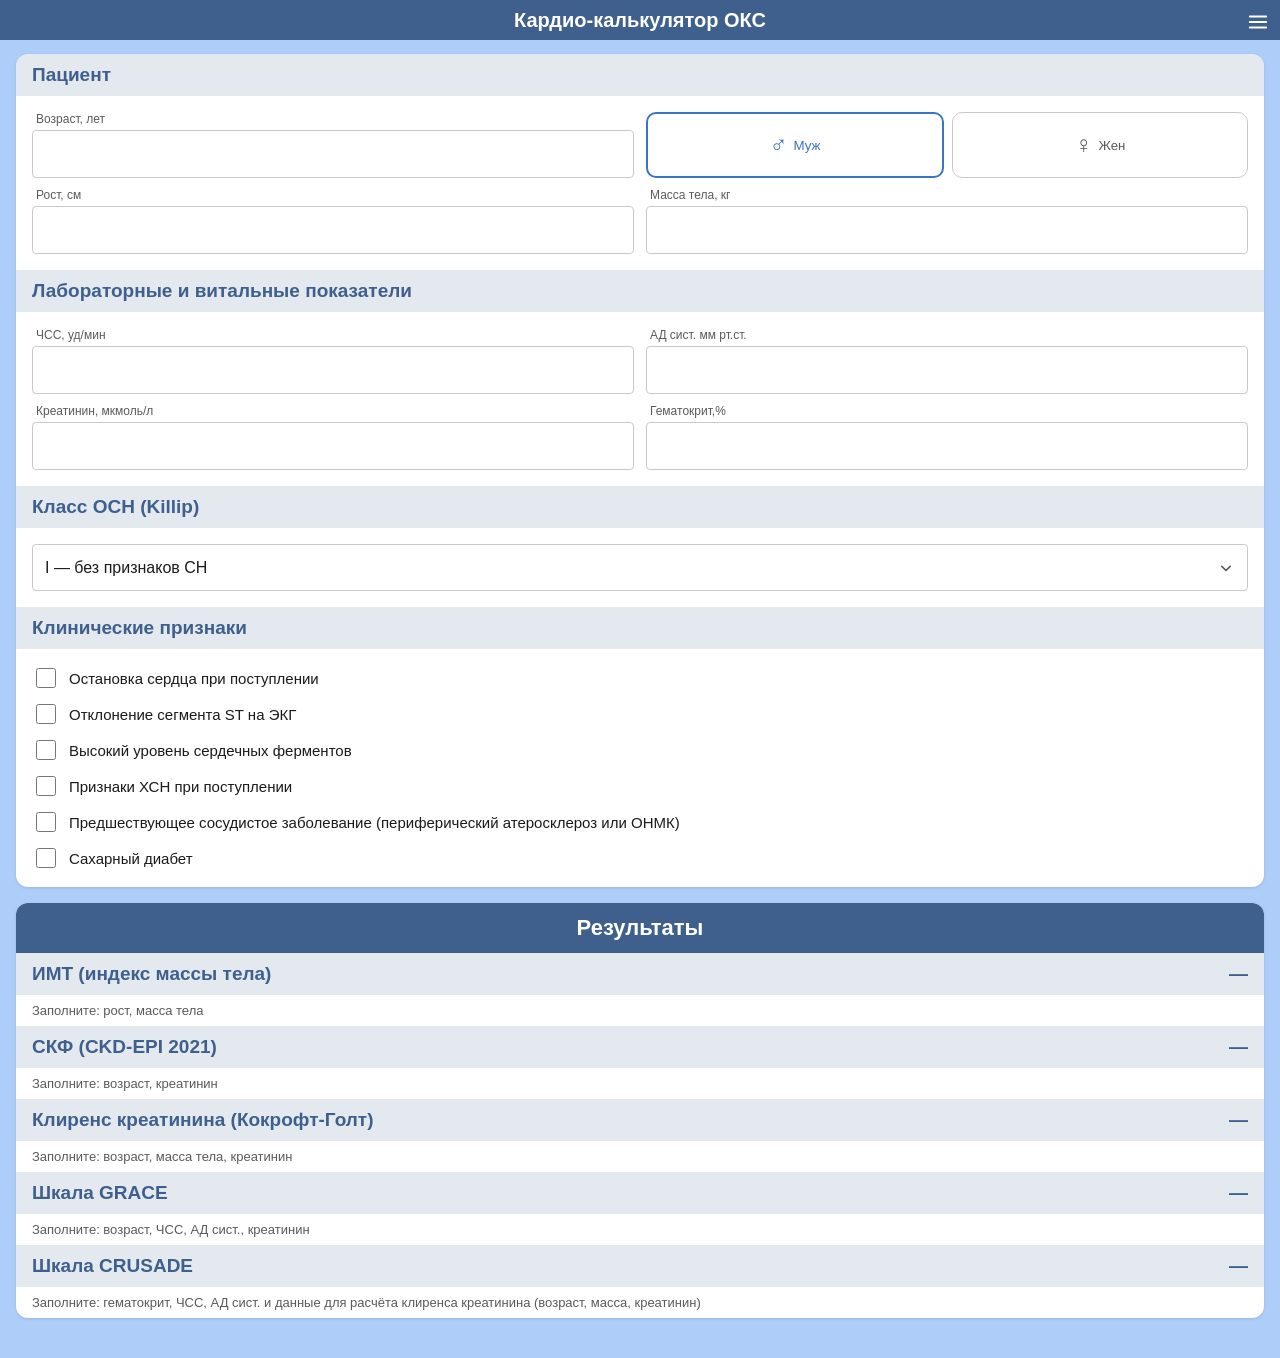
<file: index.html>
<!DOCTYPE html>
<html lang="ru">
<head>
<meta charset="UTF-8">
<meta name="viewport" content="width=device-width, initial-scale=1, viewport-fit=cover, maximum-scale=1">
<title>Кардио-калькулятор ОКС</title>
<meta name="description" content="Определяет тактику ведения пациента по результатам расчёта клинических шкал">
<meta name="theme-color" content="#3A75C4">
<link rel="manifest" href="manifest.webmanifest">
<link rel="apple-touch-icon" href="icons/icon-192.png">
<link rel="icon" href="icons/icon-192.png">
<meta name="apple-mobile-web-app-capable" content="yes">
<meta name="apple-mobile-web-app-status-bar-style" content="black-translucent">
<meta name="apple-mobile-web-app-title" content="Кардио ОКС">
<link rel="stylesheet" href="styles.css">
</head>
<body>

<div id="app">
  <!-- Заголовок -->
  <header id="titleBar">
    <span id="titleText">Кардио-калькулятор ОКС</span>
    <button id="menuButton" aria-label="Меню" aria-haspopup="true" aria-expanded="false">
      <svg viewBox="0 0 24 24" width="22" height="22"><path d="M3 6h18M3 12h18M3 18h18" stroke="currentColor" stroke-width="2" stroke-linecap="round"/></svg>
    </button>
    <div id="menuDropdown" class="dropdown" hidden>
      <button data-action="open-theme">Тема</button>
      <button data-action="open-formulas">Формулы</button>
      <button data-action="open-about">О программе</button>
    </div>
  </header>

  <!-- Прокручиваемое содержимое -->
  <main id="content">

    <!-- Блок ввода данных -->
    <section class="card" id="inputCard">
      <h2 class="subsection-header rounded-top">Пациент</h2>
      <div class="subsection-body">
        <div class="row">
          <div class="field-wrap grow">
            <label class="field-label" for="ageInput">Возраст, лет</label>
            <input class="field-input" id="ageInput" type="number" inputmode="numeric" pattern="[0-9]*">
          </div>
          <div class="sex-toggle grow" id="sexToggle">
            <button class="sex-btn" id="sexMale" data-sex="MALE" type="button">
              <span class="sex-symbol">♂</span><span class="sex-label">Муж</span>
            </button>
            <button class="sex-btn" id="sexFemale" data-sex="FEMALE" type="button">
              <span class="sex-symbol">♀</span><span class="sex-label">Жен</span>
            </button>
          </div>
        </div>
        <div class="row">
          <div class="field-wrap grow">
            <label class="field-label" for="heightInput">Рост, см</label>
            <input class="field-input" id="heightInput" type="number" inputmode="numeric" pattern="[0-9]*">
          </div>
          <div class="field-wrap grow">
            <label class="field-label" for="weightInput">Масса тела, кг</label>
            <input class="field-input" id="weightInput" type="number" inputmode="decimal" step="any">
          </div>
        </div>
      </div>

      <h2 class="subsection-header">Лабораторные и витальные показатели</h2>
      <div class="subsection-body">
        <div class="row">
          <div class="field-wrap grow">
            <label class="field-label" for="hrInput">ЧСС, уд/мин</label>
            <input class="field-input" id="hrInput" type="number" inputmode="numeric" pattern="[0-9]*">
          </div>
          <div class="field-wrap grow">
            <label class="field-label" for="sbpInput">АД сист. мм рт.ст.</label>
            <input class="field-input" id="sbpInput" type="number" inputmode="numeric" pattern="[0-9]*">
          </div>
        </div>
        <div class="row">
          <div class="field-wrap grow">
            <label class="field-label" for="creatinineInput">Креатинин, мкмоль/л</label>
            <input class="field-input" id="creatinineInput" type="number" inputmode="decimal" step="any">
          </div>
          <div class="field-wrap grow">
            <label class="field-label" for="hematocritInput">Гематокрит,%</label>
            <input class="field-input" id="hematocritInput" type="number" inputmode="decimal" step="any">
          </div>
        </div>
      </div>

      <h2 class="subsection-header">Класс ОСН (Killip)</h2>
      <div class="subsection-body">
        <div class="select-wrap">
          <select id="killipSelect" class="field-select"></select>
          <svg class="select-arrow" viewBox="0 0 24 24" width="20" height="20"><path d="M7 10l5 5 5-5" stroke="currentColor" stroke-width="2" fill="none" stroke-linecap="round" stroke-linejoin="round"/></svg>
        </div>
      </div>

      <h2 class="subsection-header">Клинические признаки</h2>
      <div class="subsection-body">
        <label class="checkbox-row"><input type="checkbox" id="cardiacArrestInput"><span>Остановка сердца при поступлении</span></label>
        <label class="checkbox-row"><input type="checkbox" id="stDeviationInput"><span>Отклонение сегмента ST на ЭКГ</span></label>
        <label class="checkbox-row"><input type="checkbox" id="elevatedEnzymesInput"><span>Высокий уровень сердечных ферментов</span></label>
        <label class="checkbox-row"><input type="checkbox" id="signsOfChfInput"><span>Признаки ХСН при поступлении</span></label>
        <label class="checkbox-row"><input type="checkbox" id="priorVascularDiseaseInput"><span>Предшествующее сосудистое заболевание (периферический атеросклероз или ОНМК)</span></label>
        <label class="checkbox-row"><input type="checkbox" id="diabetesInput"><span>Сахарный диабет</span></label>
      </div>
    </section>

    <!-- Блок результатов -->
    <section class="card" id="resultsCard">
      <div class="results-banner rounded-top">Результаты</div>

      <div class="result-block" id="bmiBlock">
        <div class="subsection-header result-header">
          <span>ИМТ (индекс массы тела)</span><span id="bmiValue">—</span>
        </div>
        <div class="subsection-body" id="bmiComments"></div>
      </div>

      <div class="result-block" id="gfrBlock">
        <div class="subsection-header result-header">
          <span>СКФ (CKD-EPI 2021)</span><span id="gfrValue">—</span>
        </div>
        <div class="subsection-body" id="gfrComments"></div>
      </div>

      <div class="result-block" id="crclBlock">
        <div class="subsection-header result-header">
          <span>Клиренс креатинина (Кокрофт-Голт)</span><span id="crclValue">—</span>
        </div>
        <div class="subsection-body" id="crclComments"></div>
      </div>

      <div class="result-block" id="graceBlock">
        <div class="subsection-header result-header">
          <span>Шкала GRACE</span><span id="graceValue">—</span>
        </div>
        <div class="subsection-body" id="graceComments"></div>
      </div>

      <div class="result-block" id="crusadeBlock">
        <div class="subsection-header result-header">
          <span>Шкала CRUSADE</span><span id="crusadeValue">—</span>
        </div>
        <div class="subsection-body" id="crusadeComments"></div>
      </div>
    </section>

    <div style="height:8px"></div>
  </main>
</div>

<!-- Диалог "Тема" -->
<div class="dialog-overlay" id="themeDialogOverlay" hidden>
  <div class="dialog" role="dialog" aria-labelledby="themeDialogTitle">
    <h3 id="themeDialogTitle">Тема оформления</h3>
    <div class="dialog-body">
      <div class="switch-row">
        <span>Тёмная тема</span>
        <label class="switch"><input type="checkbox" id="darkThemeSwitch"><span class="slider"></span></label>
      </div>
      <div id="paletteLabel">Цвет фона</div>
      <div id="palette"></div>
    </div>
    <div class="dialog-actions">
      <button class="btn-text" data-action="cancel-theme">Отмена</button>
      <button class="btn-text" data-action="confirm-theme">Готово</button>
    </div>
  </div>
</div>

<!-- Диалог "Формулы" -->
<div class="dialog-overlay" id="formulasDialogOverlay" hidden>
  <div class="dialog" role="dialog" aria-labelledby="formulasDialogTitle">
    <h3 id="formulasDialogTitle">Формулы</h3>
    <div class="dialog-body">
      <p class="dialog-hint">Выберите блоки, отображаемые в разделе «Результаты»</p>
      <div class="switch-row"><span>ИМТ (индекс массы тела)</span><label class="switch"><input type="checkbox" id="toggleBmi" checked><span class="slider"></span></label></div>
      <div class="switch-row"><span>СКФ (CKD-EPI 2021)</span><label class="switch"><input type="checkbox" id="toggleGfr" checked><span class="slider"></span></label></div>
      <div class="switch-row"><span>Клиренс креатинина (Кокрофт-Голт)</span><label class="switch"><input type="checkbox" id="toggleCrCl" checked><span class="slider"></span></label></div>
      <div class="switch-row"><span>Шкала GRACE</span><label class="switch"><input type="checkbox" id="toggleGrace" checked><span class="slider"></span></label></div>
      <div class="switch-row"><span>Шкала CRUSADE</span><label class="switch"><input type="checkbox" id="toggleCrusade" checked><span class="slider"></span></label></div>
    </div>
    <div class="dialog-actions">
      <button class="btn-text" data-action="close-formulas">Готово</button>
    </div>
  </div>
</div>

<!-- Диалог "О программе" -->
<div class="dialog-overlay" id="aboutDialogOverlay" hidden>
  <div class="dialog" role="dialog" aria-labelledby="aboutDialogTitle">
    <h3 id="aboutDialogTitle">О программе</h3>
    <div class="dialog-body">
      <p class="about-title">Кардио-калькулятор ОКС</p>
      <p class="about-version">Версия 1.0 (веб)</p>
      <p>Приложение рассчитывает вспомогательные клинические показатели по введённым данным: ИМТ, СКФ (CKD-EPI 2021), клиренс креатинина (формула Кокрофта-Голта), шкалу GRACE и шкалу CRUSADE.</p>
      <p class="about-disclaimer">Важно: приложение не является медицинским изделием и не ставит диагноз. Результаты расчётов носят справочный характер и не заменяют консультацию врача — решения о диагностике и лечении должен принимать квалифицированный медицинский специалист.</p>
    </div>
    <div class="dialog-actions">
      <button class="btn-text" data-action="close-about">Закрыть</button>
    </div>
  </div>
</div>

<script src="calculators.js"></script>
<script src="app.js"></script>
</body>
</html>
</file>
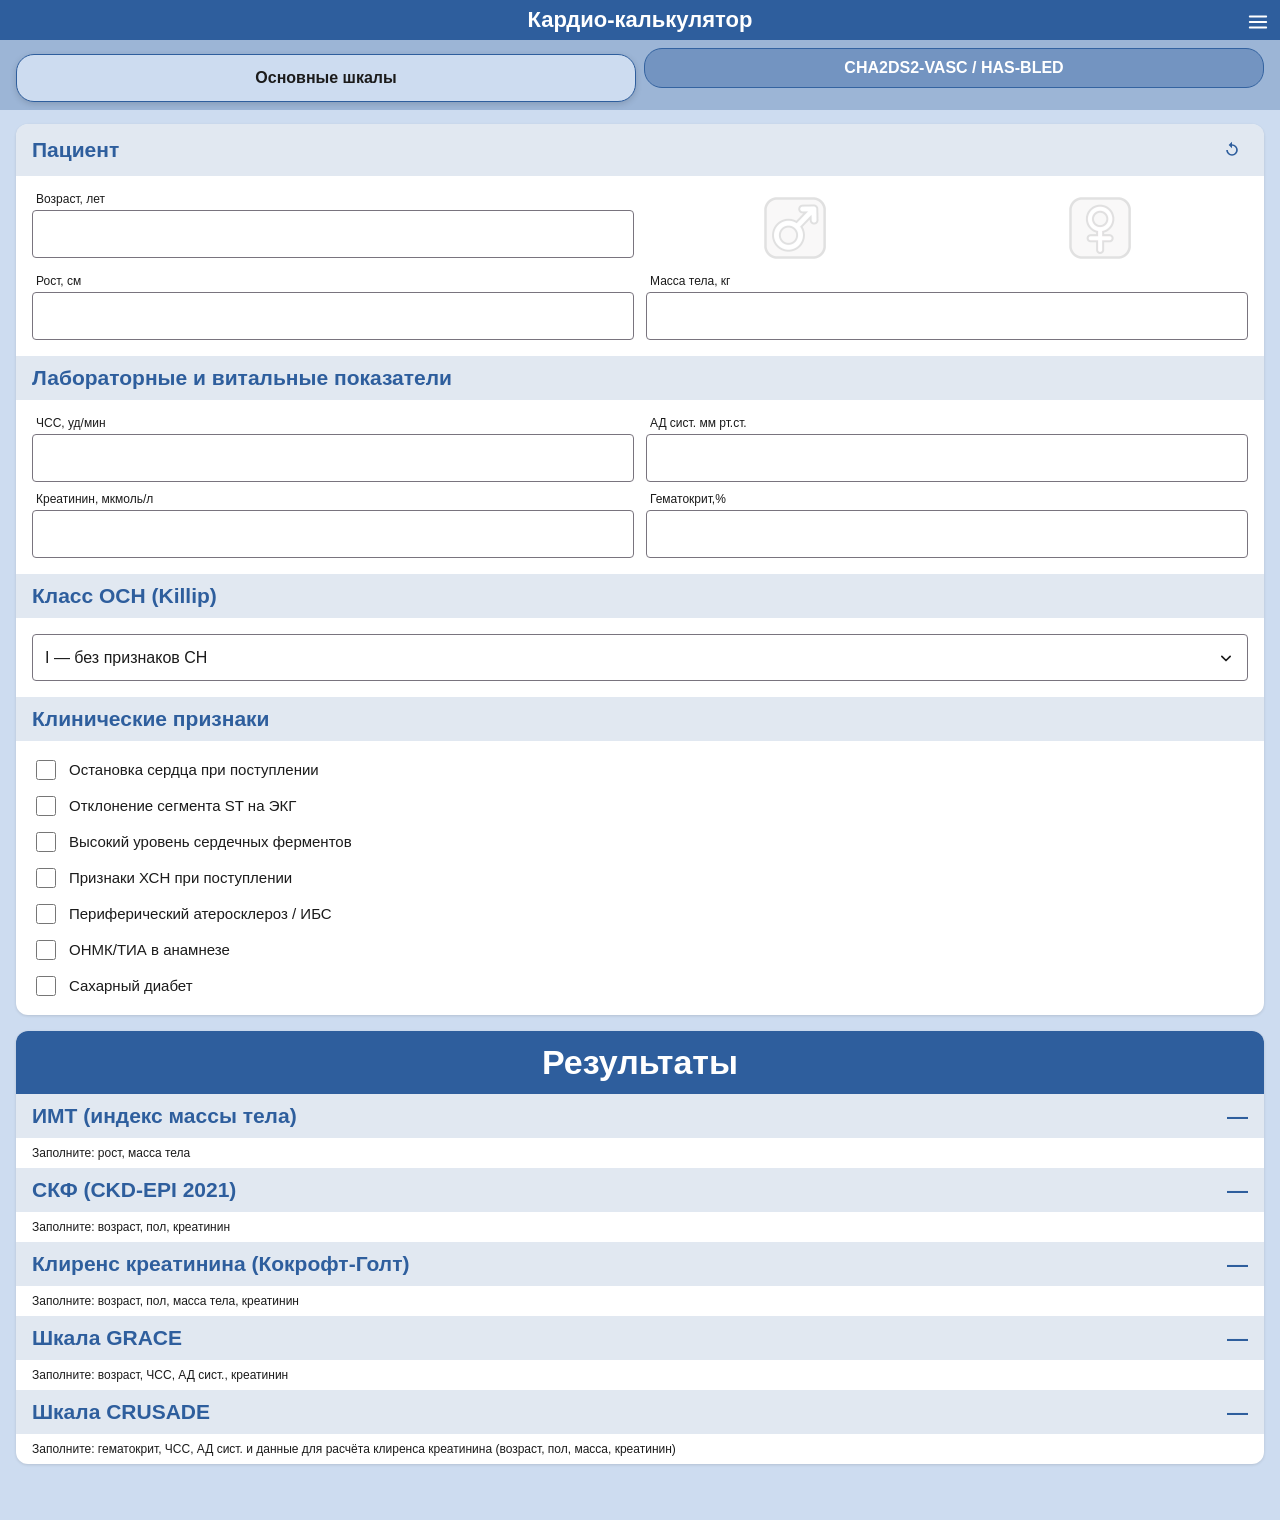
<file: docs/index.html>
<!DOCTYPE html>
<html lang="ru">
<head>
<meta charset="UTF-8">
<meta name="viewport" content="width=device-width, initial-scale=1, viewport-fit=cover, maximum-scale=1">
<title>Кардио-калькулятор</title>
<meta name="description" content="Определяет тактику ведения пациента по результатам расчёта клинических шкал">
<meta name="theme-color" content="#3A75C4">
<link rel="manifest" href="manifest.webmanifest">
<link rel="apple-touch-icon" href="icons/icon-192.png">
<link rel="icon" href="icons/icon-192.png">
<meta name="apple-mobile-web-app-capable" content="yes">
<meta name="apple-mobile-web-app-status-bar-style" content="black-translucent">
<meta name="apple-mobile-web-app-title" content="Кардио">
<link rel="stylesheet" href="styles.css">
</head>
<body>

<div id="app">
  <!-- Заголовок + переключатель вкладок — закреплены сверху (не прокручиваются),
       как и на Android (шапка и полоса вкладок вынесены за пределы прокручиваемой области). -->
  <div id="topBar">
    <header id="titleBar">
      <span id="titleText">Кардио-калькулятор</span>
      <button id="menuButton" aria-label="Меню" aria-haspopup="true" aria-expanded="false">
        <svg viewBox="0 0 24 24" width="22" height="22"><path d="M3 6h18M3 12h18M3 18h18" stroke="currentColor" stroke-width="2" stroke-linecap="round"/></svg>
      </button>
      <div id="menuDropdown" class="dropdown" hidden>
        <button data-action="open-theme">Тема</button>
        <button data-action="open-formulas">Формулы</button>
        <button data-action="share">Поделиться</button>
        <button data-action="open-about">О программе</button>
      </div>
    </header>

    <!-- Переключатель вкладок "ОКС" / "ФП" -->
    <div id="tabBarWrap">
      <div class="tab-bar" id="tabBar">
        <button class="tab-btn active" id="tabOks" data-tab="oks" type="button">
          <span class="tab-label" id="tabOksLabel">Основные шкалы</span>
        </button>
        <button class="tab-btn" id="tabAfib" data-tab="afib" type="button">
          <span class="tab-label" id="tabAfibLabel">CHA2DS2-VASC / HAS-BLED</span>
        </button>
      </div>
    </div>
  </div>

  <!-- Прокручиваемое содержимое -->
  <main id="content">

    <!-- ===================== Страница "ОКС" ===================== -->
    <div id="pageOks" class="page">

      <section class="card" id="inputCard">
        <div id="patientBlock">
          <h2 class="subsection-header header-row">
            <span>Пациент</span>
            <button type="button" class="icon-btn reset-btn" aria-label="Сбросить все данные" title="Сбросить все данные">
              <svg viewBox="0 0 24 24" width="20" height="20"><path d="M12 5V2L8 6l4 4V7a5 5 0 1 1-5 5H5a7 7 0 1 0 7-7z" fill="currentColor"/></svg>
            </button>
          </h2>
          <div class="subsection-body">
            <div class="row" id="ageSexRow">
              <div class="field-wrap grow" id="ageFieldWrap">
                <label class="field-label" for="ageInput">Возраст, лет</label>
                <input class="field-input" id="ageInput" type="number" inputmode="numeric" pattern="[0-9]*">
              </div>
              <div class="sex-toggle grow" id="sexToggle">
                <button class="sex-btn" id="sexMale" data-sex="MALE" type="button">
                  <img class="sex-icon" id="sexMaleIcon" alt="Муж">
                </button>
                <button class="sex-btn" id="sexFemale" data-sex="FEMALE" type="button">
                  <img class="sex-icon" id="sexFemaleIcon" alt="Жен">
                </button>
              </div>
            </div>
            <div class="row" id="heightWeightRow">
              <div class="field-wrap grow" id="heightFieldWrap">
                <label class="field-label" for="heightInput">Рост, см</label>
                <input class="field-input" id="heightInput" type="number" inputmode="numeric" pattern="[0-9]*">
              </div>
              <div class="field-wrap grow" id="weightFieldWrap">
                <label class="field-label" for="weightInput">Масса тела, кг</label>
                <input class="field-input" id="weightInput" type="number" inputmode="decimal" step="any">
              </div>
            </div>
          </div>
        </div>

        <div id="labBlock">
          <h2 class="subsection-header">Лабораторные и витальные показатели</h2>
          <div class="subsection-body">
            <div class="row" id="hrSbpRow">
              <div class="field-wrap grow" id="hrFieldWrap">
                <label class="field-label" for="hrInput">ЧСС, уд/мин</label>
                <input class="field-input" id="hrInput" type="number" inputmode="numeric" pattern="[0-9]*">
              </div>
              <div class="field-wrap grow" id="sbpFieldWrap">
                <label class="field-label" for="sbpInput">АД сист. мм рт.ст.</label>
                <input class="field-input" id="sbpInput" type="number" inputmode="numeric" pattern="[0-9]*">
              </div>
            </div>
            <div class="row" id="creatHematRow">
              <div class="field-wrap grow" id="creatinineFieldWrap">
                <label class="field-label" for="creatinineInput">Креатинин, мкмоль/л</label>
                <input class="field-input" id="creatinineInput" type="number" inputmode="decimal" step="any">
              </div>
              <div class="field-wrap grow" id="hematocritFieldWrap">
                <label class="field-label" for="hematocritInput">Гематокрит,%</label>
                <input class="field-input" id="hematocritInput" type="number" inputmode="decimal" step="any">
              </div>
            </div>
          </div>
        </div>

        <div id="killipBlock">
          <h2 class="subsection-header">Класс ОСН (Killip)</h2>
          <div class="subsection-body">
            <div class="select-wrap">
              <select id="killipSelect" class="field-select"></select>
              <svg class="select-arrow" viewBox="0 0 24 24" width="20" height="20"><path d="M7 10l5 5 5-5" stroke="currentColor" stroke-width="2" fill="none" stroke-linecap="round" stroke-linejoin="round"/></svg>
            </div>
          </div>
        </div>

        <div id="clinicalBlock">
          <h2 class="subsection-header">Клинические признаки</h2>
          <div class="subsection-body">
            <div id="graceChecks">
              <label class="checkbox-row"><input type="checkbox" id="cardiacArrestInput"><span>Остановка сердца при поступлении</span></label>
              <label class="checkbox-row"><input type="checkbox" id="stDeviationInput"><span>Отклонение сегмента ST на ЭКГ</span></label>
              <label class="checkbox-row"><input type="checkbox" id="elevatedEnzymesInput"><span>Высокий уровень сердечных ферментов</span></label>
            </div>
            <div id="crusadeChecks">
              <label class="checkbox-row"><input type="checkbox" id="signsOfChfInput"><span>Признаки ХСН при поступлении</span></label>
              <label class="checkbox-row"><input type="checkbox" id="vascularDiseaseInput"><span>Периферический атеросклероз / ИБС</span></label>
              <label class="checkbox-row"><input type="checkbox" id="strokeHistoryInput"><span>ОНМК/ТИА в анамнезе</span></label>
              <label class="checkbox-row"><input type="checkbox" id="diabetesInput"><span>Сахарный диабет</span></label>
            </div>
          </div>
        </div>
      </section>

      <section class="card" id="resultsCard">
        <div class="results-banner rounded-top">Результаты</div>

        <div class="result-block" id="bmiBlock">
          <div class="subsection-header result-header">
            <span>ИМТ (индекс массы тела)</span><span id="bmiValue">—</span>
          </div>
          <div class="subsection-body" id="bmiComments"></div>
        </div>

        <div class="result-block" id="gfrBlock">
          <div class="subsection-header result-header">
            <span>СКФ (CKD-EPI 2021)</span><span id="gfrValue">—</span>
          </div>
          <div class="subsection-body" id="gfrComments"></div>
        </div>

        <div class="result-block" id="crclBlock">
          <div class="subsection-header result-header">
            <span>Клиренс креатинина (Кокрофт-Голт)</span><span id="crclValue">—</span>
          </div>
          <div class="subsection-body" id="crclComments"></div>
        </div>

        <div class="result-block" id="graceBlock">
          <div class="subsection-header result-header">
            <span>Шкала GRACE</span><span id="graceValue">—</span>
          </div>
          <div class="subsection-body" id="graceComments"></div>
        </div>

        <div class="result-block" id="crusadeBlock">
          <div class="subsection-header result-header">
            <span>Шкала CRUSADE</span><span id="crusadeValue">—</span>
          </div>
          <div class="subsection-body" id="crusadeComments"></div>
        </div>
      </section>

      <div style="height:8px"></div>
    </div>

    <!-- ===================== Страница "ФП" ===================== -->
    <div id="pageAfib" class="page" hidden>

      <section class="card" id="afibInputCard">
        <div id="afibPatientBlock">
          <h2 class="subsection-header header-row">
            <span>Пациент</span>
            <button type="button" class="icon-btn reset-btn" aria-label="Сбросить все данные" title="Сбросить все данные">
              <svg viewBox="0 0 24 24" width="20" height="20"><path d="M12 5V2L8 6l4 4V7a5 5 0 1 1-5 5H5a7 7 0 1 0 7-7z" fill="currentColor"/></svg>
            </button>
          </h2>
          <div class="subsection-body">
            <div class="row" id="afibAgeSexRow">
              <div class="field-wrap grow" id="afibAgeFieldWrap">
                <label class="field-label" for="afibAgeInput">Возраст, лет</label>
                <input class="field-input" id="afibAgeInput" type="number" inputmode="numeric" pattern="[0-9]*">
              </div>
              <div class="sex-toggle grow" id="afibSexToggle">
                <button class="sex-btn" id="afibSexMale" data-sex="MALE" type="button">
                  <img class="sex-icon" id="afibSexMaleIcon" alt="Муж">
                </button>
                <button class="sex-btn" id="afibSexFemale" data-sex="FEMALE" type="button">
                  <img class="sex-icon" id="afibSexFemaleIcon" alt="Жен">
                </button>
              </div>
            </div>
            <div class="row" id="afibSbpRow">
              <div class="field-wrap grow" id="afibSbpFieldWrap">
                <label class="field-label" for="afibSbpInput">АД сист. мм рт.ст.</label>
                <input class="field-input" id="afibSbpInput" type="number" inputmode="numeric" pattern="[0-9]*">
              </div>
            </div>
          </div>
        </div>

        <div id="afibClinicalBlock">
          <h2 class="subsection-header">Клинические факторы</h2>
          <div class="subsection-body">
            <div id="chadsVascChecks">
              <label class="checkbox-row"><input type="checkbox" id="afibSignsOfChfInput"><span>ХСН / дисфункция ЛЖ / ФВ ≤40%</span></label>
              <label class="checkbox-row"><input type="checkbox" id="hypertensionInput"><span>Артериальная гипертензия в анамнезе</span></label>
              <label class="checkbox-row"><input type="checkbox" id="afibVascularDiseaseInput"><span>Периферический атеросклероз / ИБС</span></label>
              <label class="checkbox-row"><input type="checkbox" id="afibStrokeHistoryInput"><span>Инсульт/ТИА/тромбоэмболия в анамнезе</span></label>
              <label class="checkbox-row"><input type="checkbox" id="afibDiabetesInput"><span>Сахарный диабет</span></label>
            </div>
            <div id="hasBledChecks">
              <label class="checkbox-row hint-row"><input type="checkbox" id="renalImpairmentInput"><span>Нарушение функции почек</span></label>
              <p class="checkbox-hint">креатинин ≥200 мкмоль/л, или диализ, или после трансплантации почки</p>
              <label class="checkbox-row hint-row"><input type="checkbox" id="hepaticImpairmentInput"><span>Нарушение функции печени</span></label>
              <p class="checkbox-hint">билирубин &gt;2× верхней границы нормы, АСТ/АЛТ/ЩФ &gt;3× верхней границы нормы</p>
              <label class="checkbox-row"><input type="checkbox" id="bleedingHistoryInput"><span>Кровотечение в анамнезе</span></label>
              <label class="checkbox-row"><input type="checkbox" id="labileInrInput"><span>Лабильное МНО / нестабильная антикоагуляция</span></label>
              <label class="checkbox-row"><input type="checkbox" id="antiplateletOrNsaidInput"><span>Приём антиагрегантов/НПВС</span></label>
              <label class="checkbox-row"><input type="checkbox" id="alcoholUseInput"><span>Злоупотребление алкоголем</span></label>
            </div>
          </div>
        </div>
      </section>

      <section class="card" id="afibResultsCard">
        <div class="results-banner rounded-top">Результаты</div>

        <div class="result-block" id="chadsVascBlock">
          <div class="subsection-header result-header">
            <span>Шкала CHA2DS2-VASc</span><span id="chadsVascValue">—</span>
          </div>
          <div class="subsection-body" id="chadsVascComments"></div>
        </div>

        <div class="result-block" id="hasBledBlock">
          <div class="subsection-header result-header">
            <span>Шкала HAS-BLED</span><span id="hasBledValue">—</span>
          </div>
          <div class="subsection-body" id="hasBledComments"></div>
        </div>
      </section>

      <div style="height:8px"></div>
    </div>

    <div style="height:0"></div>
  </main>
</div>

<!-- Диалог "Тема" -->
<div class="dialog-overlay" id="themeDialogOverlay" hidden>
  <div class="dialog" role="dialog" aria-labelledby="themeDialogTitle">
    <h3 id="themeDialogTitle">Тема оформления</h3>
    <div class="dialog-body">
      <div class="switch-row">
        <span>Тёмная тема</span>
        <label class="switch"><input type="checkbox" id="darkThemeSwitch"><span class="slider"></span></label>
      </div>
      <div id="paletteLabel">Наборы тем</div>
      <div id="palette"></div>
    </div>
    <div class="dialog-actions">
      <button class="btn-text" data-action="confirm-theme">Готово</button>
      <button class="btn-text" data-action="cancel-theme">Отмена</button>
    </div>
  </div>
</div>

<!-- Диалог "Формулы" -->
<div class="dialog-overlay" id="formulasDialogOverlay" hidden>
  <div class="dialog" role="dialog" aria-labelledby="formulasDialogTitle">
    <h3 id="formulasDialogTitle">Формулы</h3>
    <div class="dialog-body">
      <p class="dialog-hint">Выберите блоки, отображаемые в разделе «Результаты»</p>
      <h4 class="formula-group-title">Карточка "Основные шкалы"</h4>
      <div class="switch-row"><span>ИМТ (индекс массы тела)</span><label class="switch"><input type="checkbox" id="toggleBmi" checked><span class="slider"></span></label></div>
      <div class="switch-row"><span>СКФ (CKD-EPI 2021)</span><label class="switch"><input type="checkbox" id="toggleGfr" checked><span class="slider"></span></label></div>
      <div class="switch-row"><span>Клиренс креатинина (Кокрофт-Голт)</span><label class="switch"><input type="checkbox" id="toggleCrCl" checked><span class="slider"></span></label></div>
      <div class="switch-row"><span>Шкала GRACE</span><label class="switch"><input type="checkbox" id="toggleGrace" checked><span class="slider"></span></label></div>
      <div class="switch-row"><span>Шкала CRUSADE</span><label class="switch"><input type="checkbox" id="toggleCrusade" checked><span class="slider"></span></label></div>
      <h4 class="formula-group-title">Карточка "CHA2DS2-VASc / HAS-BLED"</h4>
      <div class="switch-row"><span>Шкала CHA2DS2-VASc</span><label class="switch"><input type="checkbox" id="toggleChadsVasc" checked><span class="slider"></span></label></div>
      <div class="switch-row"><span>Шкала HAS-BLED</span><label class="switch"><input type="checkbox" id="toggleHasBled" checked><span class="slider"></span></label></div>
    </div>
    <div class="dialog-actions">
      <button class="btn-text" data-action="close-formulas">Готово</button>
    </div>
  </div>
</div>

<!-- Диалог "О программе" -->
<div class="dialog-overlay" id="aboutDialogOverlay" hidden>
  <div class="dialog" role="dialog" aria-labelledby="aboutDialogTitle">
    <h3 id="aboutDialogTitle">О программе</h3>
    <div class="dialog-body">
      <p class="about-title">Кардио-калькулятор</p>
      <p class="about-version">Версия 3.0 (веб)</p>
      <p>Приложение рассчитывает вспомогательные клинические показатели по введённым данным: ИМТ, СКФ (CKD-EPI 2021), клиренс креатинина (формула Кокрофта-Голта), шкалу GRACE и шкалу CRUSADE (карточка «Основные шкалы»), а также шкалы CHA2DS2-VASc и HAS-BLED (карточка «CHA2DS2-VASc / HAS-BLED»).</p>
      <p class="about-disclaimer">Важно: приложение не является медицинским изделием и не ставит диагноз. Результаты расчётов носят справочный характер и не заменяют консультацию врача — решения о диагностике и лечении должен принимать квалифицированный медицинский специалист.</p>
    </div>
    <div class="dialog-actions">
      <button class="btn-text" data-action="close-about">Закрыть</button>
    </div>
  </div>
</div>

<script src="calculators.js"></script>
<script src="app.js"></script>
</body>
</html>
</file>
<file: styles.css>
:root {
  --primary: #3A75C4;
  --background: #AECEF9;
  --surface: #FFFFFF;
  --on-surface: #1B1B1B;
  --on-surface-variant: #5B5B5B;
  --outline: #C9C9C9;
  --accent: #3A75C4;
  --on-accent: #FFFFFF;
  --male-color: #3A75C4;
  --female-color: #E0529C;
}

[data-dark="true"] {
  --background: #1A1A1A;
  --surface: #262626;
  --on-surface: #E8E8E8;
  --on-surface-variant: #B0B0B0;
  --outline: #4A4A4A;
  --primary: #6FA8DC;
}

* { box-sizing: border-box; -webkit-tap-highlight-color: transparent; }

html, body {
  margin: 0;
  padding: 0;
  height: 100%;
  font-family: -apple-system, BlinkMacSystemFont, "Segoe UI", Roboto, Helvetica, Arial, sans-serif;
  background: var(--background);
  color: var(--on-surface);
}

#app {
  display: flex;
  flex-direction: column;
  min-height: 100vh;
  min-height: 100dvh;
  background: var(--background);
}

/* ---- Заголовок ---- */
#titleBar {
  position: sticky;
  top: 0;
  z-index: 20;
  display: flex;
  align-items: center;
  justify-content: center;
  background: var(--accent);
  padding: calc(6px + env(safe-area-inset-top)) 16px 6px 16px;
  min-height: 40px;
}

#titleText {
  flex: 1;
  text-align: center;
  font-size: 20px;
  font-weight: 700;
  color: var(--on-accent);
  white-space: nowrap;
  overflow: hidden;
  text-overflow: ellipsis;
}

#menuButton {
  position: absolute;
  right: 4px;
  top: calc(4px + env(safe-area-inset-top));
  width: 36px;
  height: 36px;
  border: none;
  background: transparent;
  color: var(--on-accent);
  display: flex;
  align-items: center;
  justify-content: center;
  border-radius: 50%;
  cursor: pointer;
}
#menuButton:active { background: rgba(0,0,0,0.1); }

.dropdown {
  position: absolute;
  right: 8px;
  top: calc(44px + env(safe-area-inset-top));
  background: var(--surface);
  color: var(--on-surface);
  border-radius: 8px;
  box-shadow: 0 4px 16px rgba(0,0,0,0.25);
  overflow: hidden;
  min-width: 160px;
  z-index: 30;
}
.dropdown button {
  display: block;
  width: 100%;
  text-align: left;
  padding: 12px 16px;
  background: none;
  border: none;
  font-size: 15px;
  color: var(--on-surface);
  cursor: pointer;
}
.dropdown button:active { background: rgba(128,128,128,0.15); }

/* ---- Контент ---- */
#content {
  flex: 1;
  padding: 14px 16px calc(16px + env(safe-area-inset-bottom)) 16px;
  display: flex;
  flex-direction: column;
  gap: 16px;
}

.card {
  background: var(--surface);
  border-radius: 12px;
  overflow: hidden;
  box-shadow: 0 1px 3px rgba(0,0,0,0.12);
}

.subsection-header {
  margin: 0;
  font-size: 19px;
  font-weight: 700;
  color: var(--accent);
  background: color-mix(in srgb, var(--accent) 14%, transparent);
  padding: 10px 16px;
}
.subsection-header.rounded-top { border-radius: 12px 12px 0 0; }

.result-header {
  display: flex;
  justify-content: space-between;
  align-items: center;
  gap: 8px;
}
.result-header span:last-child { text-align: right; }

.results-banner {
  background: var(--accent);
  color: var(--on-accent);
  text-align: center;
  font-size: 22px;
  font-weight: 700;
  padding: 12px 16px;
}

.subsection-body {
  padding: 16px;
  display: flex;
  flex-direction: column;
  gap: 10px;
}

.result-block .subsection-body { gap: 4px; padding-top: 8px; padding-bottom: 8px; }

.row {
  display: flex;
  gap: 12px;
  align-items: stretch;
}
.grow { flex: 1; min-width: 0; }

.field-wrap { display: flex; flex-direction: column; }
.field-label {
  font-size: 12px;
  color: var(--on-surface-variant);
  padding: 0 0 4px 4px;
}
.field-input, .field-select {
  width: 100%;
  font-size: 16px;
  color: var(--on-surface);
  background: transparent;
  border: 1px solid var(--outline);
  border-radius: 4px;
  padding: 14px 12px;
  font-family: inherit;
}
.field-input:focus, .field-select:focus {
  outline: none;
  border-color: var(--primary);
  border-width: 2px;
  padding: 13px 11px;
}
/* убираем спиннеры у number-полей */
.field-input::-webkit-outer-spin-button,
.field-input::-webkit-inner-spin-button { -webkit-appearance: none; margin: 0; }
.field-input[type=number] { -moz-appearance: textfield; }

.sex-toggle { display: flex; gap: 8px; }
.sex-btn {
  flex: 1;
  display: flex;
  align-items: center;
  justify-content: center;
  gap: 6px;
  border-radius: 10px;
  border: 1px solid var(--outline);
  background: var(--surface);
  color: var(--on-surface-variant);
  cursor: pointer;
  padding: 0 8px;
}
.sex-symbol { font-size: 24px; font-weight: 700; }
.sex-label { font-weight: 500; }
.sex-btn.active[data-sex="MALE"] { border: 2px solid var(--male-color); color: var(--male-color); }
.sex-btn.active[data-sex="FEMALE"] { border: 2px solid var(--female-color); color: var(--female-color); }

.select-wrap { position: relative; }
.field-select { appearance: none; padding-right: 36px; cursor: pointer; }
.select-arrow { position: absolute; right: 12px; top: 50%; transform: translateY(-50%); pointer-events: none; color: var(--on-surface-variant); }

.checkbox-row {
  display: flex;
  align-items: center;
  gap: 10px;
  font-size: 15px;
  cursor: pointer;
}
.checkbox-row input[type="checkbox"] {
  width: 20px;
  height: 20px;
  accent-color: var(--primary);
  flex-shrink: 0;
}

.result-comment, .missing-hint {
  font-size: 13px;
  color: var(--on-surface-variant);
  margin: 0;
}

/* ---- Диалоги ---- */
.dialog-overlay {
  position: fixed;
  inset: 0;
  background: rgba(0,0,0,0.5);
  display: flex;
  align-items: center;
  justify-content: center;
  z-index: 100;
  padding: 24px;
}
.dialog {
  background: var(--surface);
  color: var(--on-surface);
  border-radius: 16px;
  max-width: 420px;
  width: 100%;
  max-height: 85vh;
  overflow-y: auto;
  padding: 20px;
}
.dialog h3 { margin: 0 0 12px 0; font-size: 18px; }
.dialog-body { display: flex; flex-direction: column; gap: 12px; font-size: 14px; line-height: 1.5; }
.dialog-actions {
  display: flex;
  justify-content: flex-end;
  gap: 8px;
  margin-top: 16px;
}
.btn-text {
  background: none;
  border: none;
  color: var(--primary);
  font-size: 15px;
  font-weight: 600;
  padding: 8px 12px;
  cursor: pointer;
  border-radius: 6px;
}
.btn-text:active { background: rgba(128,128,128,0.15); }

.switch-row { display: flex; justify-content: space-between; align-items: center; }
.switch { position: relative; display: inline-block; width: 44px; height: 26px; flex-shrink: 0; }
.switch input { opacity: 0; width: 0; height: 0; }
.slider {
  position: absolute; cursor: pointer; inset: 0;
  background-color: var(--outline);
  transition: 0.2s;
  border-radius: 26px;
}
.slider::before {
  position: absolute; content: "";
  height: 20px; width: 20px; left: 3px; bottom: 3px;
  background-color: white;
  transition: 0.2s;
  border-radius: 50%;
}
.switch input:checked + .slider { background-color: var(--primary); }
.switch input:checked + .slider::before { transform: translateX(18px); }

#paletteLabel { font-weight: 500; }
#palette.disabled { opacity: 0.4; pointer-events: none; }
#palette {
  display: flex;
  flex-wrap: wrap;
  gap: 8px;
}
.swatch {
  width: 36px;
  height: 36px;
  border-radius: 8px;
  border: 1px solid var(--outline);
  cursor: pointer;
  padding: 0;
}
.swatch.selected { border: 3px solid var(--primary); }

.dialog-hint { font-size: 13px; color: var(--on-surface-variant); margin: 0 0 4px 0; }

.about-title { font-weight: 700; font-size: 16px; margin: 0; }
.about-version { font-size: 13px; color: var(--on-surface-variant); margin: 0; }
.about-disclaimer { font-weight: 500; }

[hidden] { display: none !important; }
</file>
<file: docs/styles.css>
/* Кардио-калькулятор — веб-версия (v3.0).
   Цветовые переменные (--background, --surface, --on-surface, --on-surface-variant,
   --outline, --accent, --accent-topbar, --on-accent-topbar, --unneeded-*, --header-fill,
   --tab-inactive-*) выставляются ДИНАМИЧЕСКИ из app.js при каждом рендере (см. render()) —
   они зависят от выбранного набора темы (фон+акцент) и тёмной темы, поэтому здесь
   заданы только безопасные значения по умолчанию на случай, если скрипт ещё не отработал. */
:root {
  --background: #CDDCF0;
  --surface: #FFFFFF;
  --on-surface: #1B1B1B;
  --on-surface-variant: #1B1B1B;
  --outline: #79747E;
  --accent: #2E5E9D;
  --accent-topbar: #2E5E9D;
  --on-accent-topbar: #FFFFFF;
  /* "primary" — ФИКСИРОВАННЫЙ фирменный цвет (CardioPrimary/CardioDarkPrimary), НЕ
     пересчитывается из выбранной темы (в отличие от --accent выше). Используется
     Material3-компонентами по умолчанию: рамка поля в фокусе, чекбоксы, переключатели,
     выделение свотча темы, текст кнопок диалога. */
  --primary: #3A75C4;
  --unneeded-tint: rgba(27, 27, 27, 0.10);
  --unneeded-outline: rgba(121, 116, 126, 0.5);
  --unneeded-label: rgba(27, 27, 27, 0.5);
  --unneeded-text: rgba(27, 27, 27, 0.5);
  --sex-unneeded-shade: rgba(255, 255, 255, 0.85);
  --header-fill: rgba(46, 94, 157, 0.31);
  --tab-inactive-bg: rgba(46, 94, 157, 0.57);
  --tab-inactive-border: rgba(46, 94, 157, 0.96);
}

* { box-sizing: border-box; -webkit-tap-highlight-color: transparent; }

html, body {
  margin: 0;
  padding: 0;
  height: 100%;
  font-family: -apple-system, BlinkMacSystemFont, "Segoe UI", Roboto, Helvetica, Arial, sans-serif;
  background: var(--background);
  color: var(--on-surface);
}

#app {
  display: flex;
  flex-direction: column;
  min-height: 100vh;
  min-height: 100dvh;
  background: var(--background);
}

/* ---- Заголовок + вкладки: закреплены сверху одним блоком (не прокручиваются) ---- */
#topBar {
  position: sticky;
  top: 0;
  z-index: 20;
}

/* ---- Заголовок (topBarColor = accentColor, тонированный в тёмной теме) ---- */
#titleBar {
  position: relative;
  display: flex;
  align-items: center;
  justify-content: center;
  background: var(--accent-topbar);
  padding: calc(6px + env(safe-area-inset-top)) 16px 6px 16px;
  min-height: 40px;
}

#titleText {
  flex: 1;
  text-align: center;
  font-size: 22px;
  font-weight: 700;
  color: var(--on-accent-topbar);
  white-space: nowrap;
  overflow: hidden;
  text-overflow: ellipsis;
}

#menuButton {
  position: absolute;
  right: 4px;
  top: calc(4px + env(safe-area-inset-top));
  width: 36px;
  height: 36px;
  border: none;
  background: transparent;
  color: var(--on-accent-topbar);
  display: flex;
  align-items: center;
  justify-content: center;
  border-radius: 50%;
  cursor: pointer;
}
#menuButton:active { background: rgba(0,0,0,0.1); }

.dropdown {
  position: absolute;
  right: 8px;
  top: calc(44px + env(safe-area-inset-top));
  background: var(--surface);
  color: var(--on-surface);
  border-radius: 8px;
  box-shadow: 0 4px 16px rgba(0,0,0,0.25);
  overflow: hidden;
  min-width: 160px;
  z-index: 30;
}
.dropdown button {
  display: block;
  width: 100%;
  text-align: left;
  padding: 12px 16px;
  background: none;
  border: none;
  font-size: 15px;
  color: var(--on-surface);
  cursor: pointer;
}
.dropdown button:active { background: rgba(128,128,128,0.15); }

/* ---- Переключатель вкладок "ОКС" / "ФП" ---- */
#tabBarWrap {
  position: relative;
  background: var(--header-fill);
  padding: 8px 16px 14px 16px;
}
.tab-bar {
  display: flex;
  gap: 8px;
  align-items: flex-start;
}
.tab-btn {
  flex: 1;
  min-width: 0;
  height: 40px;
  border-radius: 18px;
  padding: 0 8px;
  font-weight: 700;
  cursor: pointer;
  font-family: inherit;
  display: flex;
  align-items: center;
  justify-content: center;
  transition: background-color 0.15s ease, transform 0.15s ease, border-color 0.15s ease;
}
.tab-btn .tab-label {
  white-space: nowrap;
  overflow: hidden;
}
.tab-btn.inactive {
  background: var(--tab-inactive-bg);
  border: 1.5px solid var(--tab-inactive-border);
  color: var(--on-accent-topbar);
}
.tab-btn.active {
  background: var(--background);
  border: 1.5px solid var(--accent-topbar);
  color: var(--on-surface);
  transform: translateY(6px);
  height: 48px;
  position: relative;
  z-index: 2;
  box-shadow: 0 2px 6px rgba(0,0,0,0.15);
}

/* ---- Контент ---- */
#content {
  flex: 1;
  padding: 14px 16px calc(16px + env(safe-area-inset-bottom)) 16px;
  display: flex;
  flex-direction: column;
  gap: 16px;
}

.card {
  background: var(--surface);
  border-radius: 12px;
  overflow: hidden;
  box-shadow: 0 1px 3px rgba(0,0,0,0.12);
}

/* Заголовок подраздела — тонированная плашка accentColor@14% (БЕЗ тёмной тонировки —
   в отличие от верхней полосы/полосы "Результаты", см. SubsectionHeader в MainActivity.kt). */
.subsection-header {
  margin: 0;
  font-size: 21px;
  font-weight: 700;
  color: var(--accent);
  background: color-mix(in srgb, var(--accent) 14%, transparent);
  padding: 10px 16px;
}
.subsection-header.rounded-top { border-radius: 12px 12px 0 0; }
.subsection-header.header-row { display: flex; align-items: center; justify-content: space-between; gap: 8px; }
.icon-btn {
  background: none;
  border: none;
  padding: 0;
  width: 32px;
  height: 32px;
  border-radius: 50%;
  display: flex;
  align-items: center;
  justify-content: center;
  color: inherit;
  cursor: pointer;
  flex-shrink: 0;
}
.icon-btn:active { background: rgba(128,128,128,0.2); }

.result-header {
  display: flex;
  justify-content: space-between;
  align-items: center;
  gap: 8px;
}
.result-header span:last-child { text-align: right; }

/* Полоса "Результаты" — сплошной accentColor, тонированный в тёмной теме (тот же цвет,
   что и верхняя полоса). Размер шрифта: titleLarge(22sp) * 1.3 * resultsBannerFontScaleFixed(1.2) ≈ 34px. */
.results-banner {
  background: var(--accent-topbar);
  color: var(--on-accent-topbar);
  text-align: center;
  font-size: 34px;
  font-weight: 700;
  padding: 12px 16px;
}

.subsection-body {
  padding: 16px;
  display: flex;
  flex-direction: column;
  gap: 10px;
}

.result-block .subsection-body { gap: 4px; padding-top: 8px; padding-bottom: 8px; }

.row {
  display: flex;
  gap: 12px;
  align-items: stretch;
}
.grow { flex: 1; min-width: 0; }

.field-wrap { display: flex; flex-direction: column; }
.field-label {
  font-size: 12px;
  color: var(--on-surface-variant);
  padding: 0 0 4px 4px;
}
.field-input, .field-select {
  width: 100%;
  font-size: 16px;
  color: var(--on-surface);
  background: transparent;
  border: 1px solid var(--outline);
  border-radius: 4px;
  padding: 14px 12px;
  font-family: inherit;
}
.field-input:focus, .field-select:focus {
  outline: none;
  border-color: var(--primary);
  border-width: 2px;
  padding: 13px 11px;
}
/* убираем спиннеры у number-полей */
.field-input::-webkit-outer-spin-button,
.field-input::-webkit-inner-spin-button { -webkit-appearance: none; margin: 0; }
.field-input[type=number] { -moz-appearance: textfield; }

/* "не требуется" (порт NumberField при needed=false, версия 21-23 Android):
   фон плашки — onSurface@10%, рамка — outline@50%, подпись и текст — onSurfaceVariant@50%. */
.field-wrap.unneeded .field-label { color: var(--unneeded-label); }
.field-input.unneeded {
  background: var(--unneeded-tint);
  border-color: var(--unneeded-outline);
  color: var(--unneeded-text);
  text-align: center;
  cursor: default;
}
.field-input.unneeded::placeholder { color: var(--unneeded-text); opacity: 1; }
.field-input.unneeded:focus { border-color: var(--unneeded-outline); border-width: 1px; padding: 14px 12px; }

/* Порт SexToggle/SexToggleButton: сами иконки (картинки, без рамки/фона на кнопке) —
   выбор показывается тем, какая картинка (active/inactive) отрисована. */
.sex-toggle { position: relative; display: flex; gap: 8px; }
.sex-btn {
  flex: 1;
  display: flex;
  align-items: center;
  justify-content: center;
  border: none;
  background: none;
  cursor: pointer;
  padding: 4px;
}
.sex-icon { width: 70%; max-width: 64px; height: auto; display: block; }

/* "не требуется" для переключателя пола (версия 19, MaybeUnneededField): иконки сами
   переключаются на inactive (см. app.js), плюс полупрозрачная плашка surface@85%
   поверх них, без какой-либо надписи, без реакции на клик. */
.sex-toggle.unneeded { pointer-events: none; }
.sex-toggle.unneeded::after {
  content: "";
  position: absolute;
  inset: 0;
  border-radius: 4px;
  background: var(--sex-unneeded-shade);
}

.select-wrap { position: relative; }
.field-select { appearance: none; padding-right: 36px; cursor: pointer; }
.select-arrow { position: absolute; right: 12px; top: 50%; transform: translateY(-50%); pointer-events: none; color: var(--on-surface-variant); }

#graceChecks, #crusadeChecks { display: flex; flex-direction: column; gap: 10px; }
/* На вкладке "ФП" интервал между строками сведён к минимуму (порт afibCheckboxSpacing=0,
   финальное значение после калибровки на Android) — подсказки под чекбоксами дают
   собственный визуальный зазор, доп. gap не нужен. */
#chadsVascChecks, #hasBledChecks { display: flex; flex-direction: column; gap: 2px; }

.checkbox-row {
  display: flex;
  align-items: center;
  gap: 10px;
  font-size: 15px;
  line-height: 1.2;
  cursor: pointer;
}
.checkbox-row input[type="checkbox"] {
  width: 20px;
  height: 20px;
  accent-color: var(--primary);
  flex-shrink: 0;
}
.checkbox-row.hint-row { margin-bottom: 0; }
.checkbox-hint {
  font-size: 12px;
  line-height: 1.3;
  color: var(--on-surface-variant);
  margin: 0 0 2px 30px;
}

.page { display: flex; flex-direction: column; gap: 16px; }

.result-comment, .missing-hint {
  font-size: 12px;
  color: var(--on-surface-variant);
  margin: 0;
}

/* ---- Диалоги ---- */
.dialog-overlay {
  position: fixed;
  inset: 0;
  background: rgba(0,0,0,0.5);
  display: flex;
  align-items: center;
  justify-content: center;
  z-index: 100;
  padding: 24px;
}
.dialog {
  background: var(--surface);
  color: var(--on-surface);
  border-radius: 16px;
  max-width: 420px;
  width: 100%;
  max-height: 85vh;
  overflow-y: auto;
  padding: 20px;
}
.dialog h3 { margin: 0 0 12px 0; font-size: 18px; }
.dialog-body { display: flex; flex-direction: column; gap: 12px; font-size: 14px; line-height: 1.5; }
.dialog-actions {
  display: flex;
  justify-content: flex-end;
  gap: 8px;
  margin-top: 16px;
}
.btn-text {
  background: none;
  border: none;
  color: var(--primary);
  font-size: 15px;
  font-weight: 600;
  padding: 8px 12px;
  cursor: pointer;
  border-radius: 6px;
}
.btn-text:active { background: rgba(128,128,128,0.15); }

.switch-row { display: flex; justify-content: space-between; align-items: center; }
.switch { position: relative; display: inline-block; width: 44px; height: 26px; flex-shrink: 0; }
.switch input { opacity: 0; width: 0; height: 0; }
.slider {
  position: absolute; cursor: pointer; inset: 0;
  background-color: var(--outline);
  transition: 0.2s;
  border-radius: 26px;
}
.slider::before {
  position: absolute; content: "";
  height: 20px; width: 20px; left: 3px; bottom: 3px;
  background-color: white;
  transition: 0.2s;
  border-radius: 50%;
}
.switch input:checked + .slider { background-color: var(--primary); }
.switch input:checked + .slider::before { transform: translateX(18px); }

#paletteLabel { font-weight: 500; }
#palette {
  display: flex;
  flex-wrap: wrap;
  gap: 8px;
}
.swatch {
  width: 36px;
  height: 36px;
  border-radius: 8px;
  border: 1px solid var(--outline);
  cursor: pointer;
  padding: 0;
}
.swatch.selected { border: 3px solid var(--primary); }

.dialog-hint { font-size: 13px; color: var(--on-surface-variant); margin: 0 0 4px 0; }
.formula-group-title { font-size: 15px; font-weight: 700; margin: 4px 0 0 0; }

.toast {
  position: fixed;
  left: 50%;
  bottom: calc(24px + env(safe-area-inset-bottom));
  transform: translateX(-50%) translateY(8px);
  background: rgba(20,20,20,0.9);
  color: #fff;
  padding: 10px 18px;
  border-radius: 20px;
  font-size: 14px;
  opacity: 0;
  transition: opacity 0.25s ease, transform 0.25s ease;
  z-index: 200;
  pointer-events: none;
  max-width: 80vw;
  text-align: center;
}
.toast.show { opacity: 1; transform: translateX(-50%) translateY(0); }

.about-title { font-weight: 700; font-size: 16px; margin: 0; }
.about-version { font-size: 13px; color: var(--on-surface-variant); margin: 0; }
.about-disclaimer { font-weight: 500; }

[hidden] { display: none !important; }
</file>
